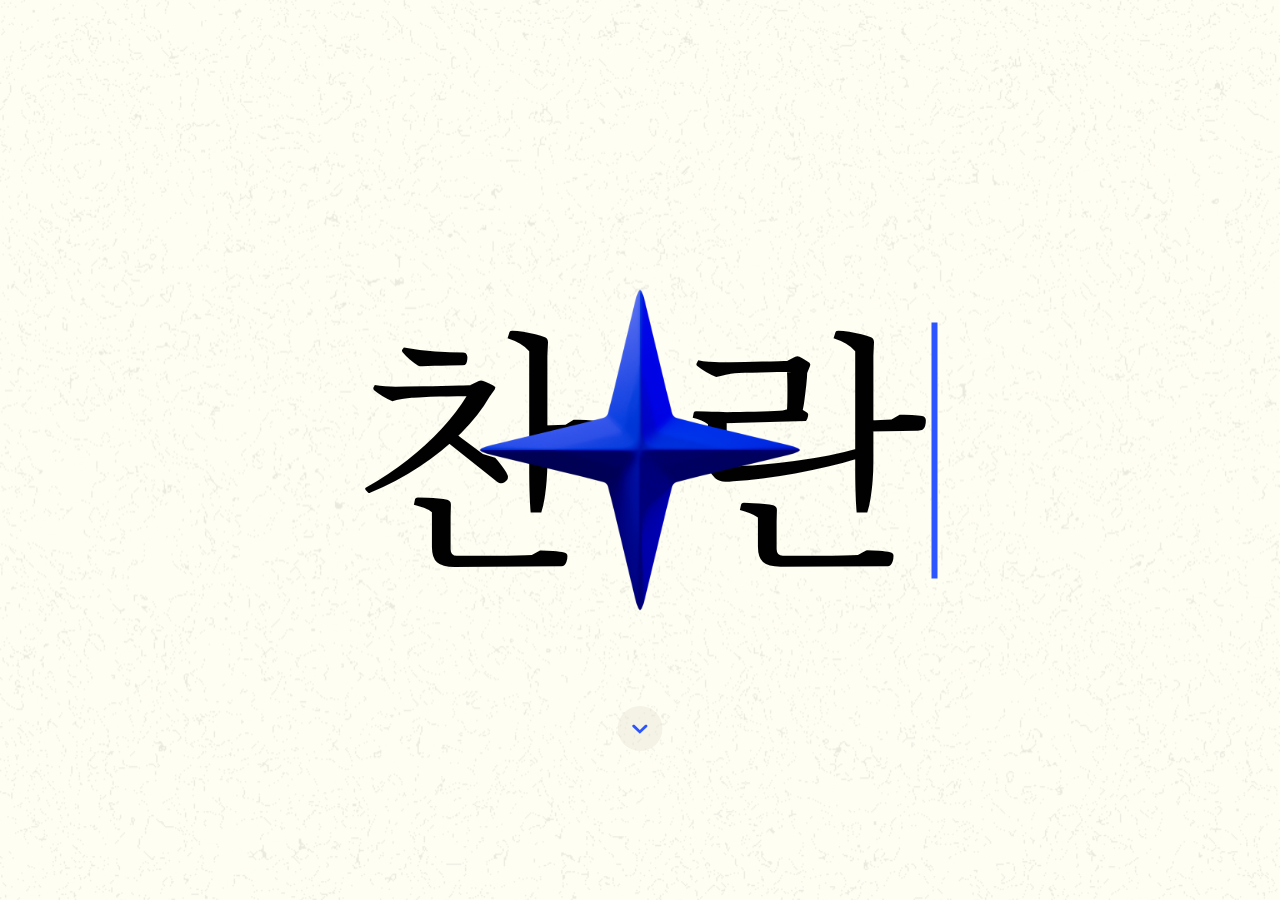
<file: index.html>
<!DOCTYPE html>
<html lang="ko">
    <head>
        <meta charset="UTF-8" />
        <meta name="viewport" content="width=device-width, initial-scale=1.0" />
        <title>찬란</title>
        <link rel="preconnect" href="https://fonts.googleapis.com" />
        <link rel="preconnect" href="https://fonts.gstatic.com" crossorigin />
        <link href="https://fonts.googleapis.com/css2?family=Noto+Sans+KR:wght@100..900&family=Noto+Serif+KR:wght@200..900&display=swap" rel="stylesheet" />
        <link rel="stylesheet" href="index.css" />
    </head>
    <body>
        <style>
            /* 커서 스타일 */
            body {
                cursor: url('./svg/starpoint.svg'), auto;
            }
        </style>

        <div class="page-transition-wrapper" id="pageWrapper">
            <!-- 중앙에 이미지 배치 -->
            <div class="image-container">
                <!-- 클릭할 수 있는 영역을 추가하되, 이미지 크기와 위치에 영향을 주지 않도록 설정 -->
                <a href="mean.html" class="image-link">
                    <img id="bluestarImage" src="./png/bluestar_static.png" alt="Bluestar" class="centered-image" />
                </a>
            </div>

            <!-- 화면 하단 중앙 버튼 이미지 -->
            <div class="button-container">
                <a href="poem.html" id="goToPoemLink">
                    <img src="./svg/below_button.svg" alt="Go to Poem" />
                </a>
            </div>

            <!-- 타이핑 효과 텍스트 -->
            <div class="typing-container"><span id="text1" class="text1"></span><span id="cursor"></span></div>
        </div>

        <script>
            const image = document.getElementById('bluestarImage');
            const apngSrc = './png/bluestar_a.png';
            const staticSrc = './png/bluestar_static.png';

            // APNG 애니메이션이 끝날 때까지 기다리기 위한 대기 시간 (애니메이션의 길이에 맞게 설정)
            const apngDuration = 1800; // 예: 4초 정도로 설정 (실제 APNG의 애니메이션 길이에 맞게 조정)

            // 마우스가 이미지 위에 올라갔을 때
            image.addEventListener('mouseenter', () => {
                image.src = apngSrc; // APNG 이미지로 변경
            });

            // 마우스가 이미지에서 벗어났을 때
            image.addEventListener('mouseleave', () => {
                // APNG 애니메이션이 끝날 때까지 대기 후 정적 이미지로 변경
                setTimeout(() => {
                    image.src = staticSrc; // 정적 이미지로 변경
                }, apngDuration); // 애니메이션이 끝날 때까지 대기
            });

            const text1 = '찬  란';
            const text2 = '燦  爛';
            const text3 = 'brilliant';
            let index = 0;
            let speed = 700;
            let deleteSpeed = 500;
            let deleteIndex = text1.length;

            function typeWriter() {
                const textElement = document.getElementById('text1');
                textElement.classList.add('text1');
                if (index < text1.length) {
                    textElement.textContent += text1.charAt(index);
                    index++;
                    setTimeout(typeWriter, speed);
                } else {
                    setTimeout(deleteText1, 4000);
                }
            }

            function deleteText1() {
                const textElement = document.getElementById('text1');
                if (deleteIndex > 0) {
                    textElement.textContent = text1.substring(0, deleteIndex - 1);
                    deleteIndex--;
                    setTimeout(deleteText1, deleteSpeed);
                } else {
                    setTimeout(() => {
                        index = 0;
                        deleteIndex = text2.length;
                        typeWriter2();
                    }, 500);
                }
            }

            function typeWriter2() {
                const textElement = document.getElementById('text1');
                textElement.classList.remove('text1');
                textElement.classList.add('text2');
                if (index < text2.length) {
                    textElement.textContent += text2.charAt(index);
                    index++;
                    setTimeout(typeWriter2, speed);
                } else {
                    setTimeout(deleteText2, 4000);
                }
            }

            function deleteText2() {
                const textElement = document.getElementById('text1');
                if (deleteIndex > 0) {
                    textElement.textContent = text2.substring(0, deleteIndex - 1);
                    deleteIndex--;
                    setTimeout(deleteText2, deleteSpeed);
                } else {
                    setTimeout(() => {
                        index = 0;
                        deleteIndex = text3.length;
                        typeWriter3();
                    }, 500);
                }
            }

            function typeWriter3() {
                const textElement = document.getElementById('text1');
                textElement.classList.remove('text2');
                textElement.classList.add('text3');
                if (index < text3.length) {
                    textElement.textContent += text3.charAt(index);
                    index++;
                    setTimeout(typeWriter3, speed);
                } else {
                    setTimeout(deleteText3, 4000);
                }
            }

            function deleteText3() {
                const textElement = document.getElementById('text1');
                if (deleteIndex > 0) {
                    textElement.textContent = text3.substring(0, deleteIndex - 1);
                    deleteIndex--;
                    setTimeout(deleteText3, deleteSpeed);
                } else {
                    setTimeout(() => {
                        index = 0;
                        deleteIndex = text1.length;
                        typeWriter();
                    }, 500);
                }
            }

            typeWriter();

            const pageWrapper = document.getElementById('pageWrapper');
            const goToPoemLink = document.getElementById('goToPoemLink');

            goToPoemLink.addEventListener('click', (event) => {
                event.preventDefault();
                pageWrapper.classList.add('page-transition');
                setTimeout(() => {
                    window.location.href = goToPoemLink.href;
                }, 500);
            });
        </script>

        <style>
            html,
            body {
                height: 100%;
                margin: 0;
                font-size: 120px;
                line-height: 3;
                overflow: hidden;
                display: flex;
                justify-content: center;
                align-items: center;
                background-color: #fffef3;
                background-image: url('./textures/Noise & Texture.svg');
                background-size: cover;
                background-position: center center;
                background-repeat: no-repeat;
            }

            .typing-container {
                position: absolute;
                top: 50%;
                left: 50%;
                transform: translate(-50%, -50%);
                font-size: 20vw;
                text-align: center;
                color: #010101;
                z-index: 0;
            }

            .text1 {
                font-family: 'Noto Serif KR', serif;
            }
            .text2 {
                font-family: 'Noto Sans KR', sans-serif;
            }
            .text3 {
                font-family: 'Noto Serif KR', sans-serif;
            }

            #cursor {
                display: inline-block;
                width: 0.5vw;
                height: 20vw;
                background-color: #2c55ff;
                margin-left: 5px;
                animation: blink 1s step-end infinite;
            }

            @keyframes blink {
                50% {
                    opacity: 0;
                }
            }

            .image-container {
                position: absolute;
                top: 0%;
                left: 50%;
                transform: translateX(-50%);
                z-index: 1;
            }

            .centered-image {
                display: block;
                width: 30vw;
                height: auto;
                object-fit: contain;
            }

            .button-container {
                position: fixed;
                bottom: 1%;
                left: 50%;
                transform: translateX(-50%);
                z-index: 100;
            }

            .button-container img {
                width: 3.5vw;
                height: auto;
                transition: transform 0.3s ease;
            }

            .button-container img:hover {
                transform: scale(1.2);
            }

            .page-transition-wrapper {
                position: absolute;
                top: 0;
                left: 0;
                width: 100%;
                height: 100%;
                transition: transform 0.5s ease;
            }

            .page-transition {
                transform: translateY(-100%);
            }
        </style>
    </body>
</html>
</file>
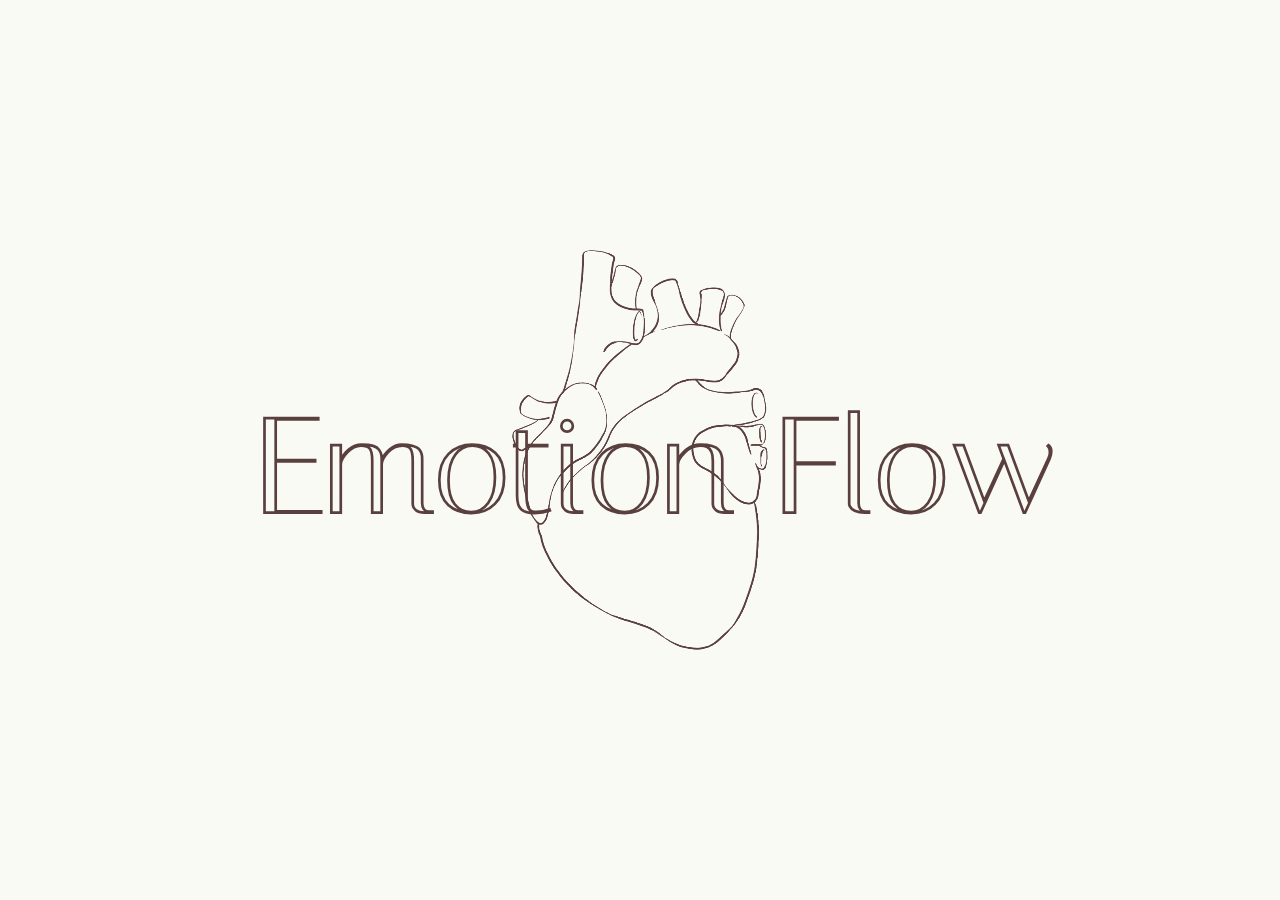
<file: Emotion Flow/emotionflow/index.html>
<!DOCTYPE html>
<html lang="en">
    <head>
        <meta charset="utf-8" />
        <meta name="viewport" content="width=device-width, initial-scale=1.0" />
        <title>Sketch</title>

        <!-- CSS 파일 경로 (emotionflow 폴더 내) -->
        <link rel="stylesheet" type="text/css" href="style.css" />

        <!-- p5.js와 p5.sound.min.js 경로 (libraries 폴더는 상위 폴더에 있음) -->
        <script src="../libraries/p5.min.js"></script>
        <script src="../libraries/p5.sound.min.js"></script>
    </head>

    <body>
        <!-- JS 파일 경로 (emotionflow 폴더 내) -->
        <script src="sketch.js"></script>
    </body>
</html>
</file>
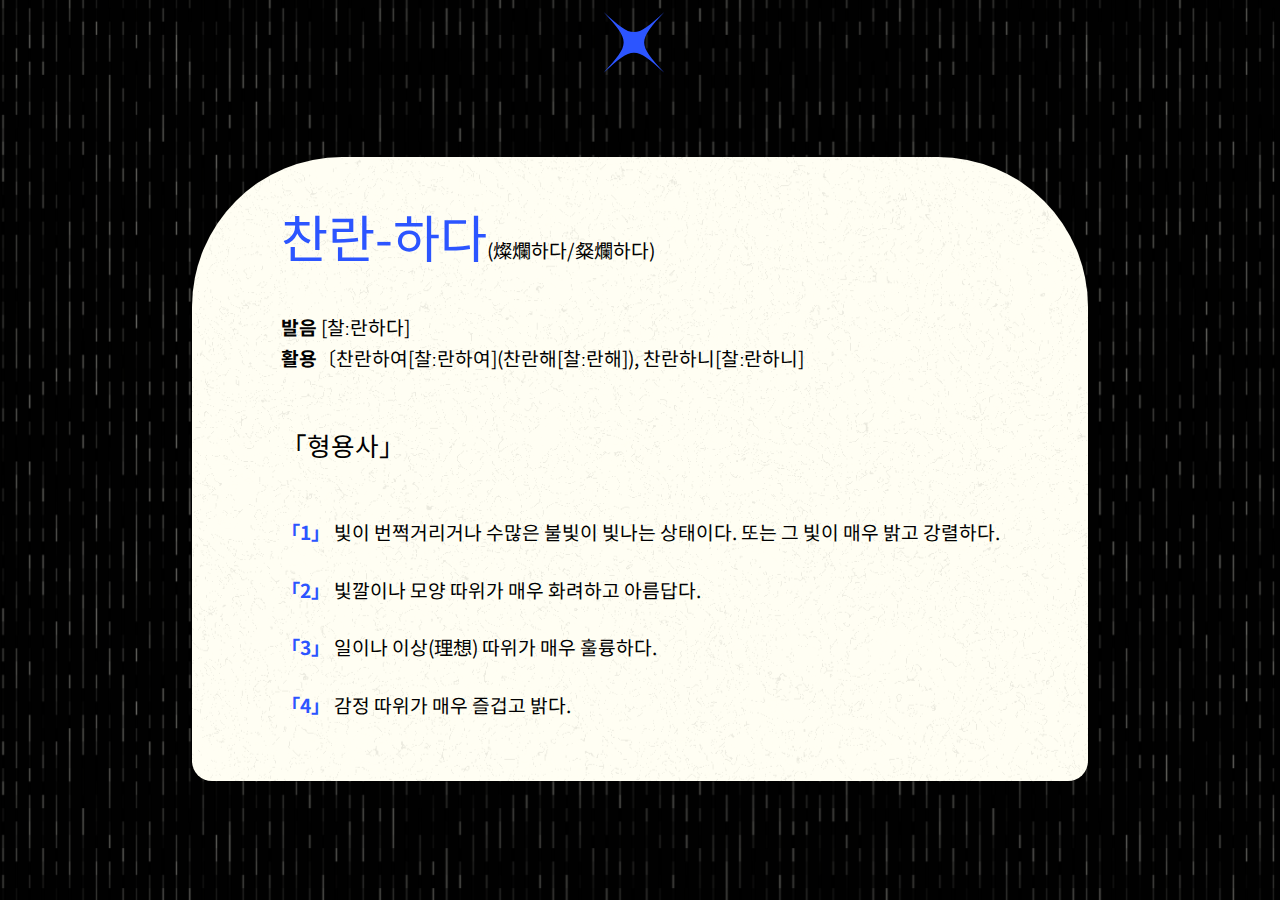
<file: mean.html>
<!DOCTYPE html>
<html lang="en">
    <head>
        <meta charset="UTF-8" />
        <meta name="viewport" content="width=device-width, initial-scale=1.0" />
        <title>찬란 뜻</title>
        <link href="https://fonts.googleapis.com/css2?family=Noto+Sans+KR:wght@100..900&family=Noto+Serif+KR:wght@200..900&display=swap" rel="stylesheet" />
        <link rel="stylesheet" href="mean.css" />
    </head>
    <body>
        <style>
            /* 커서 스타일 */
            body {
                cursor: url('./svg/starpoint.svg'), auto;
            }
        </style>

        <!-- 상단 중앙에 블루스타 이미지 클릭 시 index.html로 이동 -->
        <div class="header-logo" onclick="window.location.href='index.html';">
            <img src="./svg/bluestar.svg" alt="Bluestar" />
        </div>

        <div class="container">
            <div class="text_box">
                <h1>찬란-하다<span class="highlight">(燦爛하다/粲爛하다)</span></h1>
                <h2><strong>발음</strong> [찰ː란하다]<br /><strong>활용</strong>〔찬란하여[찰ː란하여](찬란해[찰ː란해]), 찬란하니[찰ː란하니]</h2>
                <h3>「형용사」</h3>
                <p>
                    <span class="highlight-number">「1」</span> 빛이 번쩍거리거나 수많은 불빛이 빛나는 상태이다. 또는 그 빛이 매우 밝고 강렬하다.<br />
                    <span class="highlight-number">「2」</span> 빛깔이나 모양 따위가 매우 화려하고 아름답다.<br />
                    <span class="highlight-number">「3」</span> 일이나 이상(理想) 따위가 매우 훌륭하다.<br />
                    <span class="highlight-number">「4」</span> 감정 따위가 매우 즐겁고 밝다.
                </p>
            </div>
        </div>
    </body>
</html>
</file>
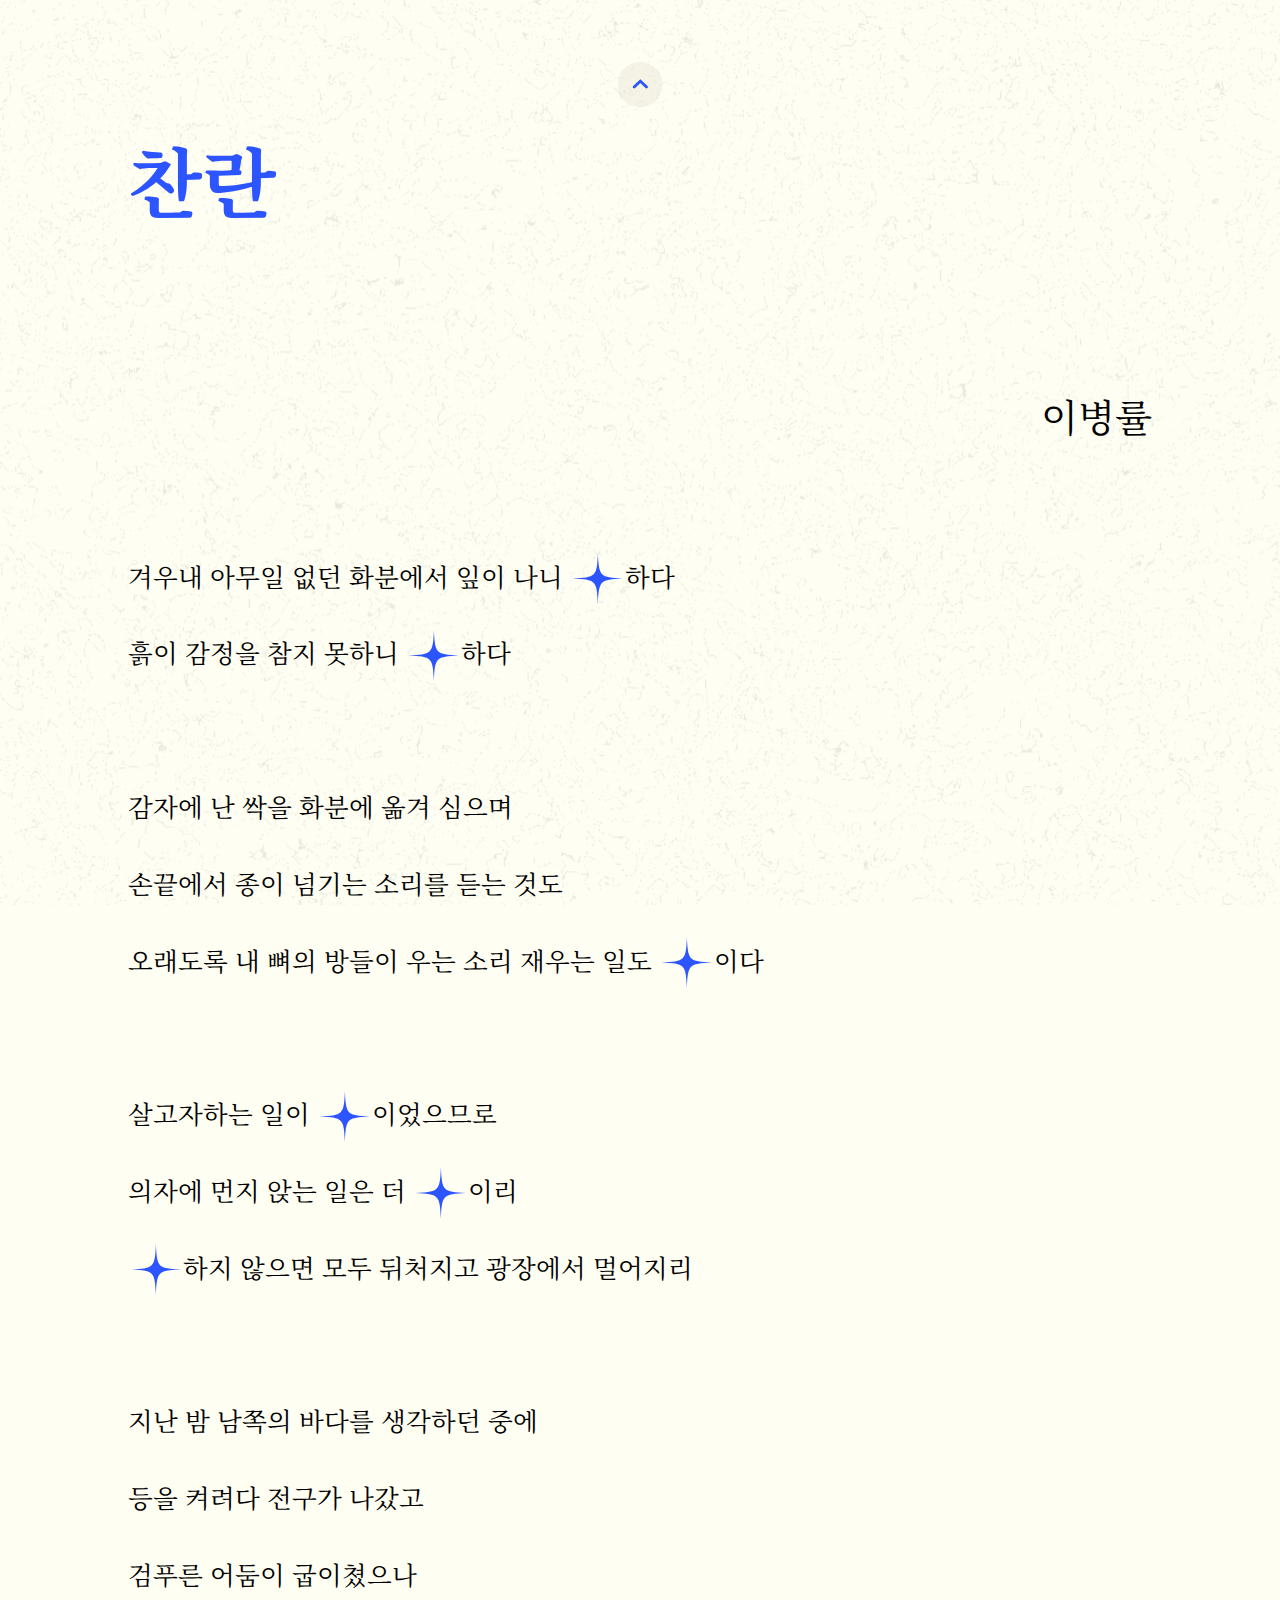
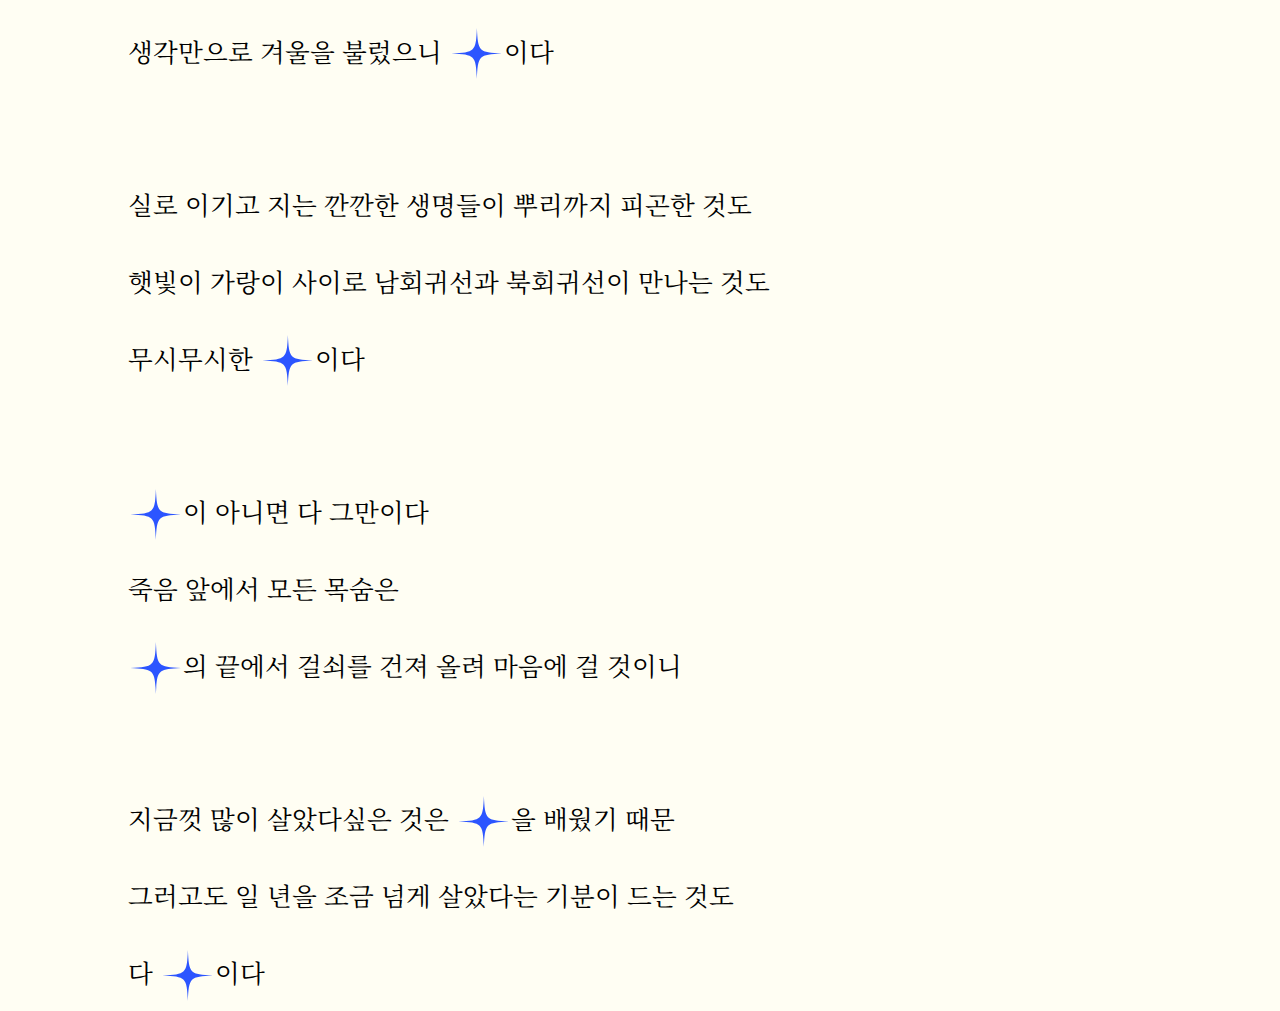
<file: poem.html>
<!DOCTYPE html>
<html lang="en">
    <head>
        <meta charset="UTF-8" />
        <meta name="viewport" content="width=device-width, initial-scale=1.0" />
        <title>찬란_시</title>
        <link rel="preconnect" href="https://fonts.googleapis.com" />
        <link rel="preconnect" href="https://fonts.gstatic.com" crossorigin />
        <link href="https://fonts.googleapis.com/css2?family=Noto+Sans+KR:wght@100;400;700&family=Noto+Serif+KR:wght@200;400;700&display=swap" rel="stylesheet" />
        <link rel="stylesheet" href="poem.css" />
        <style>
            /* 페이지 전환 애니메이션 */
            .page-transition-wrapper {
                position: absolute;
                top: 0;
                left: 0;
                width: 100%;
                height: 100%;
                transition: transform 0.5s ease;
                z-index: 100;
            }

            .page-transition {
                transform: translateY(100%);
            }
        </style>
    </head>
    <body>
        <style>
            /* 커서 스타일 */
            body {
                cursor: url('./svg/starpoint.svg'), auto;
            }
        </style>

        <!-- 페이지 전환 래퍼 -->
        <div class="page-transition-wrapper" id="pageWrapper">
            <div>
                <h1>찬란</h1>
                <h2>이병률</h2>
                <p>
                    겨우내 아무일 없던 화분에서 잎이 나니
                    <span class="svg-container">
                        <span class="text">찬란</span>
                        <img class="svg" src="./svg/bluestar.svg" alt="찬란" /> </span
                    >하다<br />
                    흙이 감정을 참지 못하니
                    <span class="svg-container">
                        <span class="text">찬란</span>
                        <img class="svg" src="./svg/bluestar.svg" alt="찬란" /> </span
                    >하다<br /><br />
                    감자에 난 싹을 화분에 옮겨 심으며<br />
                    손끝에서 종이 넘기는 소리를 듣는 것도<br />
                    오래도록 내 뼈의 방들이 우는 소리 재우는 일도
                    <span class="svg-container">
                        <span class="text">찬란</span>
                        <img class="svg" src="./svg/bluestar.svg" alt="찬란" /> </span
                    >이다<br /><br />
                    살고자하는 일이
                    <span class="svg-container">
                        <span class="text">찬란</span>
                        <img class="svg" src="./svg/bluestar.svg" alt="찬란" /> </span
                    >이었으므로<br />
                    의자에 먼지 앉는 일은 더
                    <span class="svg-container">
                        <span class="text">찬란</span>
                        <img class="svg" src="./svg/bluestar.svg" alt="찬란" /> </span
                    >이리<br />
                    <span class="svg-container">
                        <span class="text">찬란</span>
                        <img class="svg" src="./svg/bluestar.svg" alt="찬란" /> </span
                    >하지 않으면 모두 뒤처지고 광장에서 멀어지리<br /><br />
                    지난 밤 남쪽의 바다를 생각하던 중에<br />
                    등을 켜려다 전구가 나갔고<br />
                    검푸른 어둠이 굽이쳤으나<br />
                    생각만으로 겨울을 불렀으니
                    <span class="svg-container">
                        <span class="text">찬란</span>
                        <img class="svg" src="./svg/bluestar.svg" alt="찬란" /> </span
                    >이다<br /><br />
                    실로 이기고 지는 깐깐한 생명들이 뿌리까지 피곤한 것도<br />
                    햇빛이 가랑이 사이로 남회귀선과 북회귀선이 만나는 것도<br />
                    무시무시한
                    <span class="svg-container">
                        <span class="text">찬란</span>
                        <img class="svg" src="./svg/bluestar.svg" alt="찬란" /> </span
                    >이다<br /><br />
                    <span class="svg-container">
                        <span class="text">찬란</span>
                        <img class="svg" src="./svg/bluestar.svg" alt="찬란" /> </span
                    >이 아니면 다 그만이다<br />
                    죽음 앞에서 모든 목숨은<br />
                    <span class="svg-container">
                        <span class="text">찬란</span>
                        <img class="svg" src="./svg/bluestar.svg" alt="찬란" /> </span
                    >의 끝에서 걸쇠를 건져 올려 마음에 걸 것이니<br /><br />
                    지금껏 많이 살았다싶은 것은
                    <span class="svg-container">
                        <span class="text">찬란</span>
                        <img class="svg" src="./svg/bluestar.svg" alt="찬란" /> </span
                    >을 배웠기 때문<br />
                    그러고도 일 년을 조금 넘게 살았다는 기분이 드는 것도<br />
                    다
                    <span class="svg-container">
                        <span class="text">찬란</span>
                        <img class="svg" src="./svg/bluestar.svg" alt="찬란" /> </span
                    >이다
                </p>
            </div>

            <div class="button-container">
                <a href="index.html">
                    <img src="./svg/above_button.svg" alt="Go to Index" />
                </a>
            </div>
        </div>

        <script>
            // 모든 .svg-container에 마우스 오버/아웃 이벤트 추가
            const containers = document.querySelectorAll('.svg-container');
            containers.forEach((container) => {
                container.addEventListener('mouseover', () => {
                    const textElement = container.querySelector('.text');
                    const svgElement = container.querySelector('.svg');
                    textElement.style.opacity = '1'; // 텍스트 보이기
                    svgElement.style.opacity = '0'; // SVG 숨기기
                });
                container.addEventListener('mouseout', () => {
                    const textElement = container.querySelector('.text');
                    const svgElement = container.querySelector('.svg');
                    textElement.style.opacity = '0'; // 텍스트 숨기기
                    svgElement.style.opacity = '1'; // SVG 보이기
                });
            });

            // 페이지 전환 애니메이션
            const goToIndexLink = document.querySelector('.button-container a');
            const pageWrapper = document.getElementById('pageWrapper');

            goToIndexLink.addEventListener('click', (event) => {
                event.preventDefault();
                // 페이지 전환 애니메이션 시작
                pageWrapper.classList.add('page-transition');

                // 애니메이션이 끝난 후 페이지 이동
                setTimeout(() => {
                    window.location.href = goToIndexLink.href;
                }, 500);
            });
        </script>
    </body>
</html>
</file>
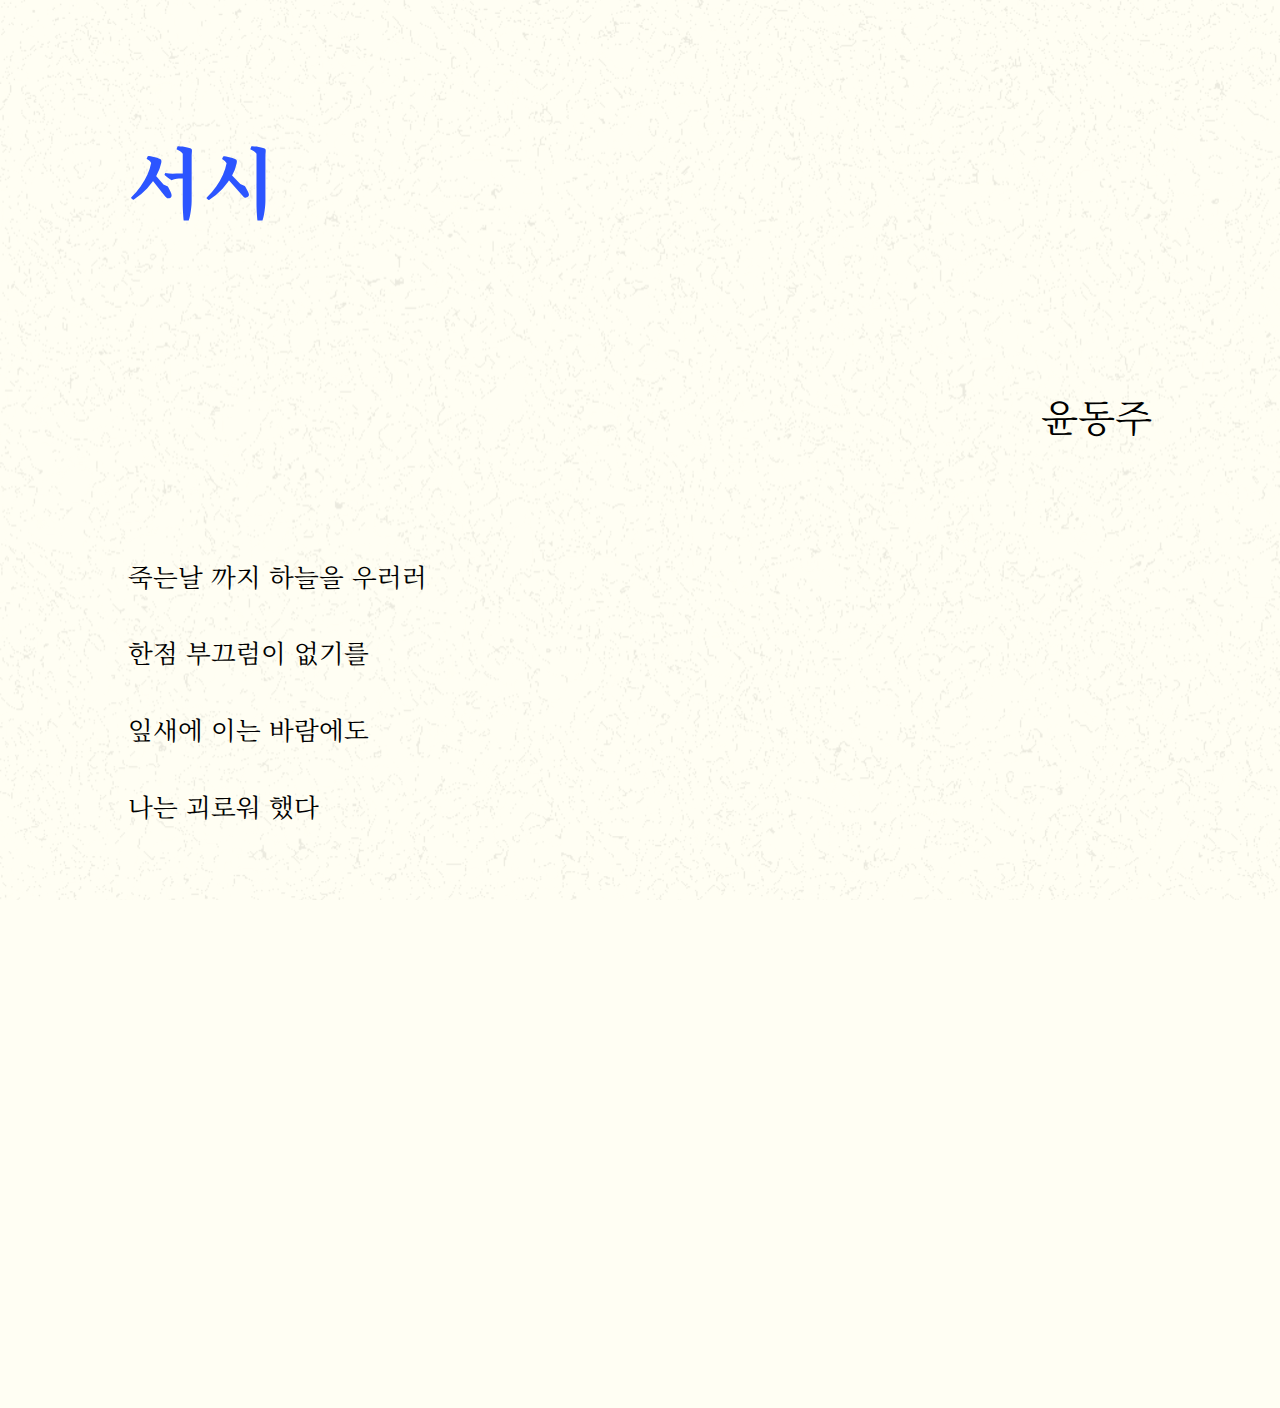
<file: Prelude.html>
<!DOCTYPE html>
<html lang="ko">
    <head>
        <meta charset="UTF-8" />
        <meta name="viewport" content="width=device-width, initial-scale=1.0" />
        <meta name="description" content="서시 by 윤동주 - A poem by Korean poet 윤동주" />
        <title>서시_윤동주</title>
        <link rel="preconnect" href="https://fonts.googleapis.com" />
        <link rel="preconnect" href="https://fonts.gstatic.com" crossorigin />
        <link href="https://fonts.googleapis.com/css2?family=Noto+Sans+KR:wght@100;400;700&family=Noto+Serif+KR:wght@200;400;700&display=swap" rel="stylesheet" />
        <link rel="stylesheet" href="Prelude.css" />
    </head>
    <body>
        <style>
            /* 커서 스타일 */
            body {
                cursor: url('./svg/starpoint.svg'), auto;
            }
        </style>
        <div>
            <h1>서시</h1>
            <h2>윤동주</h2>
            <p>
                죽는날 까지 하늘을 우러러<br />
                한점 부끄럼이 없기를<br />
                잎새에 이는 바람에도<br />
                나는 괴로워 했다<br /><br />
                ​별을 노래하는 마음으로<br />
                모든 죽어가는 것을 사랑해야지<br />
                그리고 나에게 주어진 길을<br />
                걸어가야겠다.<br /><br />
                ​오늘밤에도 별이 바람에 스치운다<br />
            </p>
        </div>
    </body>
</html>
</file>
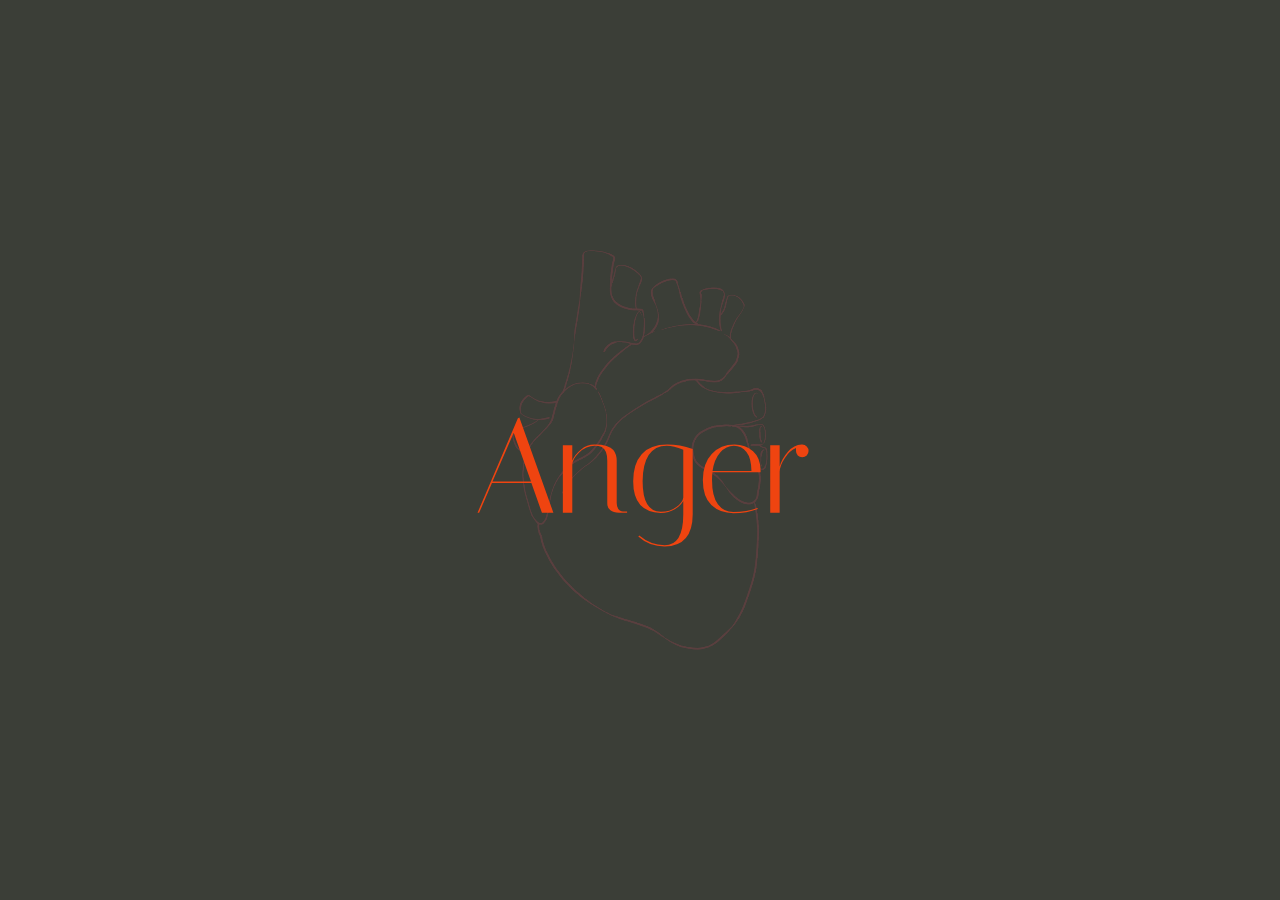
<file: Emotion Flow/anger/anger.html>
<!DOCTYPE html>
<html lang="en">
    <head>
        <meta charset="utf-8" />
        <meta name="viewport" content="width=device-width, initial-scale=1.0" />

        <title>Sketch</title>
        <link rel="stylesheet" type="text/css" href="anger.css" />

        <script src="../libraries/p5.min.js"></script>
        <script src="../libraries/p5.sound.min.js"></script>
    </head>
    <body>
        <script src="anger.js"></script>
    </body>
</html>
</file>
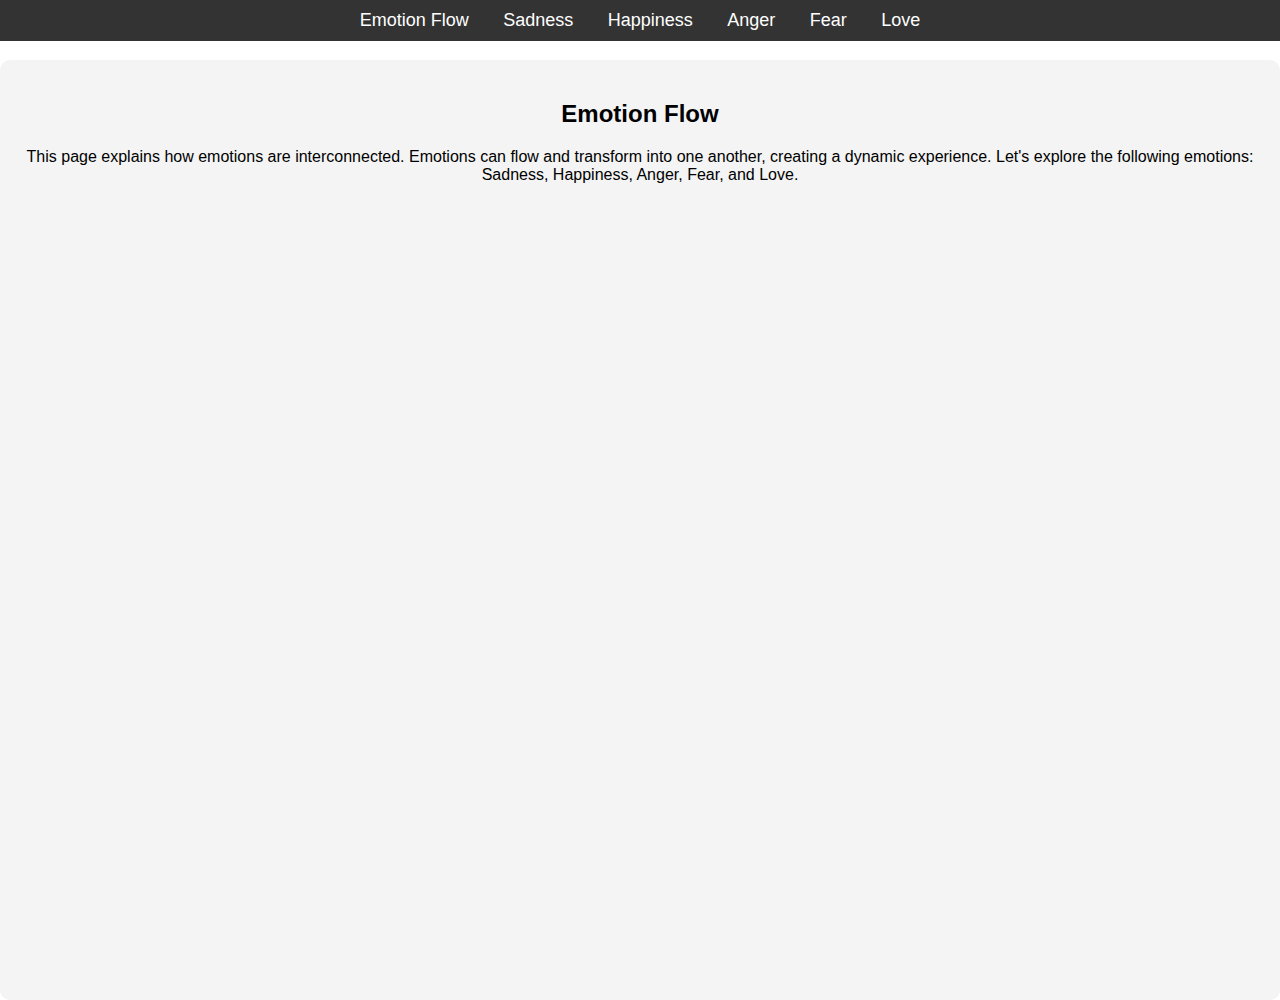
<file: Emotion Flow/menu/menu.html>
<!DOCTYPE html>
<html lang="en">
    <head>
        <meta charset="UTF-8" />
        <meta name="viewport" content="width=device-width, initial-scale=1.0" />
        <title>Emotion Flow - Index</title>
        <link rel="stylesheet" href="menu.css" />
        <script src="menu.js" defer></script>
    </head>
    <body>
        <!-- 나머지 페이지 콘텐츠는 여기에 -->
        <div id="emotionFlow" class="page">
            <h2>Emotion Flow</h2>
            <p>
                This page explains how emotions are interconnected. Emotions can flow and transform into one another, creating a dynamic experience. Let's explore the following emotions: Sadness,
                Happiness, Anger, Fear, and Love.
            </p>
        </div>
    </body>
</html>
</file>
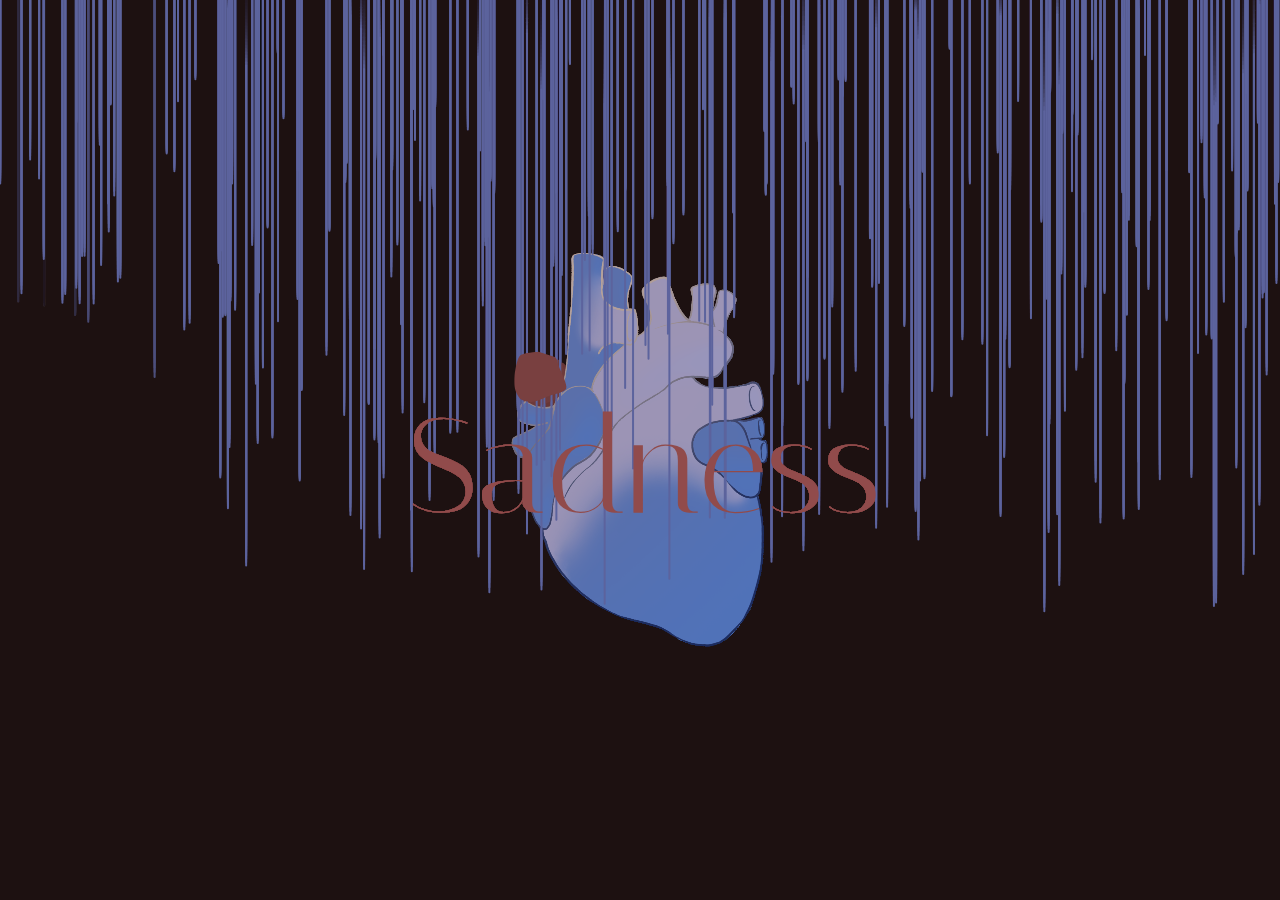
<file: Emotion Flow/sadness/sadness.html>
<!DOCTYPE html>
<html lang="en">
    <head>
        <meta charset="utf-8" />
        <meta name="viewport" content="width=device-width, initial-scale=1.0" />

        <title>Sketch</title>
        <link rel="stylesheet" type="text/css" href="sadness.css" />

        <script src="../libraries/p5.min.js"></script>
        <script src="../libraries/p5.sound.min.js"></script>
    </head>
    <body>
        <script src="sadness.js"></script>
    </body>
</html>
</file>
<file: index.css>
/* html과 body의 기본 스타일 */
html,
body {
    height: 100%;
    margin: 0;
    font-size: 120px;
    line-height: 3;
    overflow: hidden;
    display: flex;
    justify-content: center;
    align-items: center;
    background-color: #fffef3;
    background-image: url('./textures/Noise\ &\ Texture.svg');
    background-size: cover;
    background-position: center center;
    background-repeat: no-repeat;
}

/* 이미지 컨테이너 */
.image-container {
    position: relative;
    height: 100vh;
    width: 100%;
    display: flex;
    justify-content: center;
    align-items: center;
    overflow: hidden;
    z-index: 1;
}

/* APNG 이미지 크기 두 배 확대 */
.centered-image {
    display: block;
    width: 50%;
    height: 50%;
    object-fit: contain;
}

/* 타이핑 효과 텍스트 스타일 */
.typing-container {
    position: absolute;
    top: 50%;
    left: 50%;
    transform: translate(-50%, -50%);
    font-size: 20vw;
    text-align: center;
    color: #010101;
    display: inline-block;
    z-index: 0;
}

/* 타이핑 텍스트 스타일에 폰트 적용 */
.text1 {
    font-family: 'Noto Serif KR', serif; /* "찬 란" */
}

.text2 {
    font-family: 'Noto Sans KR', sans-serif; /* "燦 爛" */
}

.text3 {
    font-family: 'Noto Serif KR', sans-serif; /* "brilliant" */
}

/* 커서 스타일 */
#cursor {
    display: inline-block;
    width: 0.5vw;
    height: 20vw;
    background-color: #2c55ff;
    margin-left: 5px;
    animation: blink 1s step-end infinite;
    position: absolute;
    top: 50%;
    transform: translateY(-50%);
}

/* 커서 깜빡임 애니메이션 */
@keyframes blink {
    50% {
        opacity: 0;
    }
}

/* 화면 하단 중앙 버튼 이미지 */
.button-container {
    position: fixed;
    bottom: 1%;
    left: 50%;
    transform: translateX(-50%);
    z-index: 100;
}

.button-container img {
    width: 3.5vw;
    height: auto;
    transition: transform 0.3s ease;
}

/* 마우스 오버 시 이미지 크기 커짐 */
.button-container img:hover {
    transform: scale(1.2);
}

/* 페이지 전환 애니메이션 */
.page-transition-wrapper {
    position: absolute;
    top: 0;
    left: 0;
    width: 100%;
    height: 100%;
    transition: transform 0.5s ease;
}

.page-transition {
    transform: translateY(-100%);
}
</file>
<file: Emotion Flow/emotionflow/style.css>
html,
body {
    margin: 0;
    padding: 0;
    background-color: #fafaf4;
}

canvas {
    display: block;
}
</file>
<file: mean.css>
/* html과 body의 기본 스타일 */
html,
body {
    height: 100%;
    margin: 0;
    padding: 0;
    font-family: 'Noto Sans KR', serif;
    font-size: 2vw; /* 기본 폰트 크기를 viewport width 기준으로 설정 */
    line-height: 1.6;
    overflow: auto;
    overflow-x: hidden;
    width: 100%;
    box-sizing: border-box;
    display: flex;
    justify-content: center;
    align-items: center;
    background-color: #010101;
    background-image: url('./textures/Noise\ &\ Texture2.svg');
    background-size: cover;
    background-position: center center;
    background-repeat: no-repeat;
    background-attachment: fixed;
}

/* h1 스타일 */
h1 {
    font-size: 4vw; /* h1 텍스트 크기 */
    font-weight: normal;
    color: #2c55ff;
    text-align: left;
    margin-top: 0;
    margin-left: 0;
    margin-bottom: 2w;
}

/* "(燦爛하다/粲爛하다)" 스타일 */
.highlight {
    color: #010101;
    font-size: 1.5vw; /* highlight 텍스트 크기 */
}

/* h2 스타일 */
h2 {
    font-size: 1.5vw; /* h2 텍스트 크기 */
    margin: 0;
    margin-left: 0;
    margin-bottom: 2vw;
    text-align: left;
    font-family: 'Noto Sans KR', serif;
    font-weight: normal;
}

h3 {
    margin-bottom: 2vw;
    font-size: 2vw;
    font-weight: 400;
}

/* 중앙에 사각형 배치 */
.container {
    width: 70%; /* 컨테이너의 가로 너비 */
    position: relative; /* 절대 위치로 내부 요소 조정 가능하도록 설정 */
    margin-top: 3vw;
    background-color: #fffef3; /* 기본 배경색 */
    background-image: url('./textures/Noise\ &\ Texture.svg'); /* 질감 이미지 추가 */
    background-size: cover;
    background-position: center center;
    background-repeat: no-repeat;
    display: flex;
    justify-content: center;
    align-items: flex-start; /* 텍스트가 위쪽으로 오도록 설정 */
    border-top-left-radius: 150px;
    border-top-right-radius: 150px;
    border-bottom-left-radius: 20px;
    border-bottom-right-radius: 20px;
    padding: 3vw; /* 내부 여백 */
    box-sizing: border-box; /* padding 포함 */
    overflow: hidden; /* 텍스트가 컨테이너 밖으로 넘지 않도록 설정 */
    padding-bottom: calc(3% / 1.142); /* 세로 비율을 유지: 80% width에 대해 약 70% height 유지 */
}

/* 텍스트 박스 스타일 */
.text_box {
    text-align: left; /* 왼쪽 정렬 */
    color: #010101;
    max-width: 100%; /* 텍스트 박스가 컨테이너의 100% 크기를 사용 */
    max-height: 100%; /* 텍스트 박스가 컨테이너의 100% 높이를 사용 */
    overflow: visible; /* 넘치는 텍스트가 보이도록 */
    display: flex;
    flex-direction: column;
    justify-content: flex-start; /* 텍스트가 위쪽에서 시작하도록 설정 */
    align-items: flex-start; /* 왼쪽 정렬 */
}

/* 상단 중앙에 로고 배치 */
.header-logo {
    margin-top: 0vw;
    position: absolute;
    top: 4%; /* 화면의 정확한 세로 중앙 */
    left: 50%; /* 화면의 정확한 가로 중앙 */
    transform: translate(-50%, -50%) rotate(45deg); /* 회전 후에도 정확히 중앙을 맞추기 위해 translate와 rotate 결합 */
    z-index: 1000; /* 다른 요소들보다 위에 표시 */
    cursor: pointer; /* 클릭할 수 있도록 커서 변경 */
}

/* 로고 이미지 크기와 애니메이션 추가 */
.header-logo img {
    margin-top: 3vh;
    width: 9.5vh; /* 이미지 크기 설정 */
    height: auto;
    transition: transform 0.3s ease; /* 애니메이션 추가 */
}

/* 마우스 오버 시 로고 이미지 크기 커짐 */
.header-logo img:hover {
    transform: scale(1.2); /* 마우스 오버 시 1.1배 커짐 */
}

/* p 태그 스타일 */
p {
    font-size: 1.5vw; /* p 태그의 글자 크기 */
    margin: 1vw 0; /* 여백을 동적으로 설정 */
    font-family: 'Noto Sans KR', serif;
    font-weight: normal;
    line-height: 3;
}

/* 번호 부분 스타일 */
.highlight-number {
    color: #2c55ff; /* 번호 색상 설정 */
    font-weight: bold; /* 번호를 볼드 처리 */
}
</file>
<file: poem.css>
/* html과 body의 기본 스타일 */
html,
body {
    height: 100%;
    margin: 0;
    padding: 0; /* 불필요한 여백 제거 */
    font-family: 'Noto Serif KR', sans-serif;
    font-size: 2vw;
    line-height: 3;
    overflow: auto; /* 세로 스크롤만 허용 */
    overflow-x: hidden; /* 가로 스크롤 방지 */
    width: 100%; /* 화면 크기를 넘지 않도록 설정 */
    box-sizing: border-box; /* 패딩과 보더가 요소의 너비에 포함되도록 설정 */
    display: flex;
    justify-content: center;
    align-items: center;
    background-color: #fffef3;
    background-image: url('textures/Noise & Texture.svg'); /* textures 폴더 안의 이미지 경로 */
    background-size: cover; /* 배경 이미지 크기 조정 */
    background-position: center center; /* 배경 이미지 중앙 정렬 */
    background-repeat: no-repeat; /* 배경 이미지 반복 방지 */
    background-attachment: fixed; /* 배경 이미지 고정 */
}

h1 {
    font-size: 6vw;
    color: #2c55ff;
    margin-top: 5%;
    margin-left: 10%;
}

h2 {
    font-size: 3vw;
    margin: 5%;
    margin-left: -10%;
    align-self: flex-end;
    text-align: right;
    width: 100%;
    font-family: 'Noto Serif KR', serif;
    font-weight: normal;
}

p {
    margin: 2vw;
    margin-left: 10%;
    width: 100%;
}

.svg-container {
    display: inline-block;
    position: relative;
    height: 2vw; /* 텍스트 높이에 맞춤 */
    line-height: 1.3; /* 라인 높이를 1로 설정 */
    margin: 0.2vw;
}

.text {
    position: relative;
    opacity: 0; /* 초기 상태에서 숨김 */
    transition: opacity 0.3s; /* 부드러운 전환 */
    display: inline-block; /* 텍스트를 블록으로 설정 */
    text-align: center; /* 텍스트 중앙 정렬 */
    font-weight: 600;
    color: #2c55ff; /* 텍스트 색상 변경 */
}

.svg {
    position: absolute;
    left: 50%; /* 중앙 정렬 */
    transform: translate(-50%, 0); /* 중앙 정렬 보정 */
    top: -0.5vw; /* SVG 위치를 위로 올림 */
    height: 4vw; /* SVG 크기를 240px로 설정 */
    width: auto; /* 비율에 맞춰 자동 조정 */
    opacity: 1; /* 기본 상태에서 보임 */
    transition: opacity 0.3s; /* 부드러운 전환 */
}

/* 화면 하단 중앙 버튼 이미지 */
.button-container {
    position: fixed; /* 화면에 고정 위치 설정 */
    bottom: 85%; /* 화면 하단에서 1% 만큼 떨어짐 */
    left: 50%; /* 수평 중앙으로 설정 */
    transform: translateX(-50%); /* 이미지가 정확히 중앙에 오도록 좌우로 이동 */
    z-index: 100; /* 다른 요소보다 위에 표시 */
}

.button-container img {
    height: auto; /* 비율에 맞춰 자동으로 높이 설정 */
    width: 3.5vw; /* 버튼 크기를 화면 너비의 15%로 설정 */
    transition: transform 0.3s ease; /* 크기 변화 시 애니메이션 추가 */
}

/* 마우스 오버 시 이미지 크기 커짐 */
.button-container img:hover {
    transform: scale(1.2); /* 10% 크기 확대 */
}
</file>
<file: Prelude.css>
/* html과 body의 기본 스타일 */
html,
body {
    height: 100%;
    margin: 0;
    padding: 0; /* 불필요한 여백 제거 */
    font-family: 'Noto Serif KR', sans-serif;
    font-size: 2vw;
    line-height: 3;
    overflow: auto; /* 세로 스크롤만 허용 */
    overflow-x: hidden; /* 가로 스크롤 방지 */
    width: 100%; /* 화면 크기를 넘지 않도록 설정 */
    box-sizing: border-box; /* 패딩과 보더가 요소의 너비에 포함되도록 설정 */
    display: flex;
    flex-direction: column; /* 세로로 정렬 */
    justify-content: flex-start; /* 상단으로 정렬 */
    background-color: #fffef3;
    background-image: url('textures/Noise & Texture.svg'); /* textures 폴더 안의 이미지 경로 */
    background-size: cover; /* 배경 이미지 크기 조정 */
    background-position: center center; /* 배경 이미지 중앙 정렬 */
    background-repeat: no-repeat; /* 배경 이미지 반복 방지 */
    background-attachment: fixed; /* 배경 이미지 고정 */
}

h1 {
    font-size: 6vw;
    color: #2c55ff;
    margin-top: 5%; /* 상단 여백 조정 */
    margin-left: 10%;
}

h2 {
    font-size: 3vw;
    margin: 5%;
    margin-left: -10%;
    align-self: flex-end;
    text-align: right;
    width: 100%;
    font-family: 'Noto Serif KR', serif;
    font-weight: normal;
}

p {
    margin: 2vw;
    margin-left: 10%;
    width: 100%;
}
</file>
<file: Emotion Flow/anger/anger.css>
html,
body {
    margin: 0;
    background-color: (rgb(92, 99, 157));
}

canvas {
    display: block;
}
</file>
<file: Emotion Flow/menu/menu.css>
/* 공통 스타일 */
body {
    font-family: Arial, sans-serif;
    margin: 0;
    padding: 0;
    box-sizing: border-box;
}

/* 고정 네비게이션 바 스타일 */
nav {
    position: fixed;
    top: 0;
    left: 0;
    width: 100%;
    background-color: #333;
    padding: 10px 0;
    z-index: 1000; /* 네비게이션 바가 다른 콘텐츠 위에 오도록 설정 */
}

nav ul {
    list-style-type: none;
    padding: 0;
    text-align: center;
    margin: 0;
}

nav ul li {
    display: inline;
    margin: 0 15px;
}

nav ul li a {
    color: white;
    text-decoration: none;
    font-size: 18px;
}

nav ul li a:hover {
    text-decoration: underline;
}

/* 페이지 콘텐츠 스타일 */
.page {
    padding: 20px;
    margin-top: 60px; /* 네비게이션 바 아래에 위치하도록 여백 추가 */
    text-align: center;
    background-color: #f4f4f4;
    border-radius: 10px;
    min-height: 100vh; /* 페이지 내용이 화면을 가득 채우도록 설정 */
}
</file>
<file: Emotion Flow/sadness/sadness.css>
html,
body {
    margin: 0;
    background-color: (rgb(92, 99, 157));
}

canvas {
    display: block;
}
</file>
